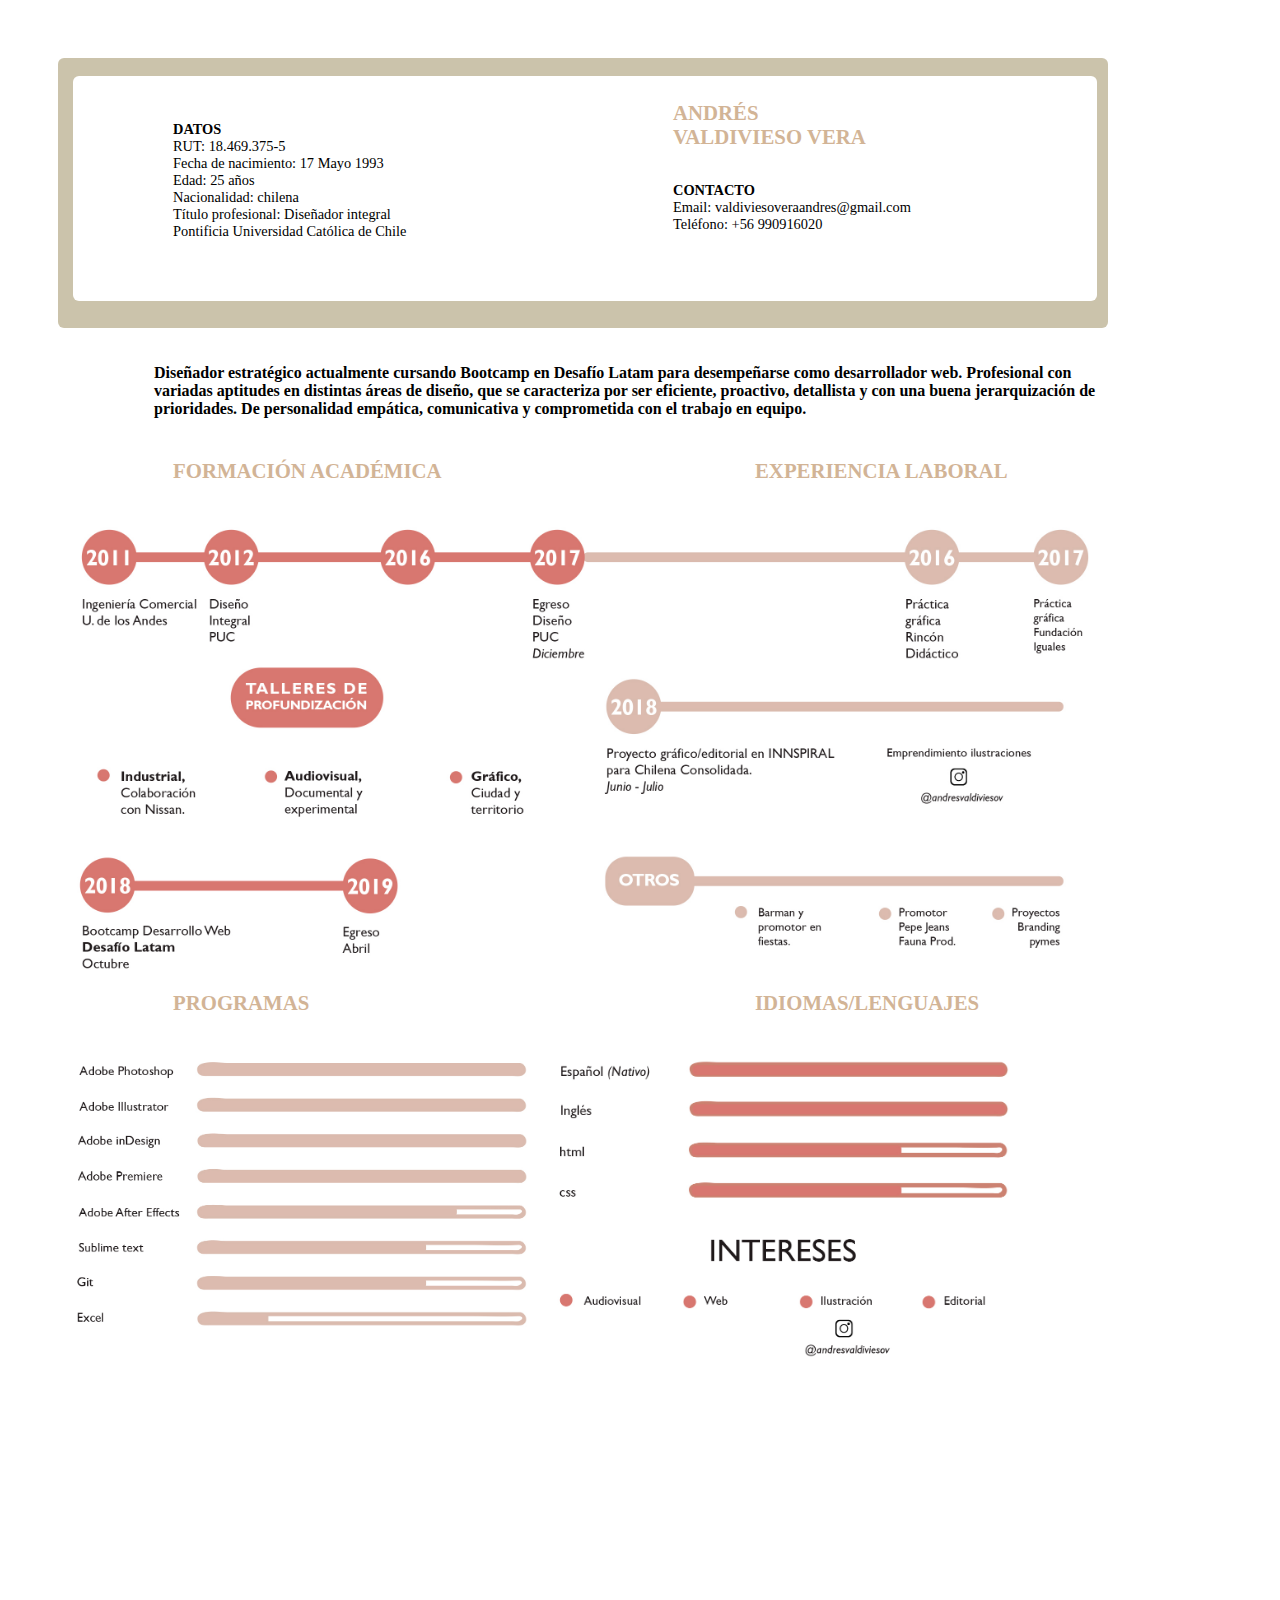
<file: public/index.html>
<!DOCTYPE html>
<html lang="en">
<head>
	<meta charset="UTF-8">
	<meta name="viewport" content="initial-scale=1, width=device-width">
	<title>Prueba de Sass</title>
	<link rel="stylesheet" href="css/app.css">
</head>
<body>
	<div class="gran-container">
	<div class="row">
		<div class="container">
			<div class="mini-container" style="margin-top: 18px;">
				<div class="col-md-4">
				<p style="margin-top: 5vh;"><span>DATOS</span><br>
				RUT: 18.469.375-5 <br>
				Fecha de nacimiento: 17 Mayo 1993 <br>
				Edad: 25 años <br>
				Nacionalidad: chilena <br>
				Título profesional: Diseñador integral <br>
				Pontificia Universidad Católica de Chile</p>
				</div>
				<div class="col-md-5"><h4 style="margin-top: -17vh; margin-left: 600px;">ANDRÉS <br>VALDIVIESO VERA</h4>
				<p style="margin-top: -8vh; margin-left: 600px;"><span>CONTACTO</span> <br>
				Email: valdiviesoveraandres@gmail.com <br>
				Teléfono: +56 990916020
				</p>
				</div>
			</div>
		</div>

		<div class="big">
		<h6 style="margin-top: 4vh;">Diseñador estratégico actualmente cursando Bootcamp en Desafío Latam para desempeñarse como desarrollador web. Profesional con <br>variadas aptitudes en distintas áreas de diseño, que se caracteriza por ser eficiente, proactivo, detallista y con una buena 
jerarquización de <br>prioridades. De personalidad empática, comunicativa y comprometida con el trabajo en equipo.</h6>
		</div>
		<div class="small">
		<h4 style="margin-left: 115px;">FORMACIÓN ACADÉMICA</h4>
		<h4 style="margin-left: 70px;">EXPERIENCIA LABORAL</h4>
		</div>
	</div>
	
	<img src="curriculum_tabla.jpg" alt="" class="img-responsive">
		<div class="small">
		<h4 style="margin-left: 115px;">PROGRAMAS</h4>
		<h4 style="margin-left: 70px;">IDIOMAS/LENGUAJES</h4>
		</div>
		<div class="row">
	<div class="col-md-5"><img src="PROGRAMAS.jpg" alt="" class="img-responsive2"></div>
	<div class="col-md-5"><img src="LENGUAJESINTERESES.jpg" alt="" class="img-responsive2"></div>
	</div>
	</div>
	

</body>
</html>
</file>
<file: public/css/app.css>
.col-md-1, .col-md-2, .col-md-3, .col-md-4, .col-md-5, .col-md-6, .col-md-7, .col-md-8, .col-md-9, .col-md-10, .col-md-11, .col-md-12{
	float: left;
}
@media (min-width: 481px) and (max-width: 768px){
.col-md-1{
	width: 8.3%;
	margin-left: 1vw;
}
.col-md-offset-1{
	margin-left: 8.3%;
}
.col-md-2{
	width: 16.6%;
	margin-left: 1vw;
}
.col-md-offset-2{
	margin-left: 16.6%;
}
.col-md-3{
	width: 24.9%;
	margin-left: 1vw;
}
.col-md-offset-3{
	margin-left: 24.9%;
}
.col-md-4{
	width: 33.2%;
	margin-left: 0vw;
	font-size: 0.9rem;
}
.col-md-offset-4{
	margin-left: 33.2%;
}
.col-md-5{
	width: 41.5%;
	margin-left: 0vw;
	font-size: 0.9rem;
}
.col-md-offset-5{
	margin-left: 41.5%;
}
.col-md-6{
	width: 49.8%;
}
.col-md-offset-6{
	margin-left: 49.8%;
}
.col-md-7{
	width: 58.1%;
}
.col-md-offset-7{
	margin-left: 58.1%;
}
.col-md-8{
	width: 66.4%;
}
.col-md-offset-8{
	margin-left: 66.4%;
}
.col-md-9{
	width: 74.7%;
}
.col-md-offset-9{
	margin-left: 74.7%;
}
.col-md-10{
	width: 83%;
}
.col-md-offset-10{
	margin-left: 83%;
}
.col-md-11{
	width: 91.3%;
}
.col-md-offset-11{
	margin-left: 91.3%;
}
.col-md-12{
	width: 99.6%;
}
.col-md-offset-12{
	margin-left: 99.6%;
	}
}

@media (max-width: 480px){

 .col-sm-1, .col-sm-2, .col-sm-3, .col-sm-4, .col-sm-5, .col-sm-6, .col-sm-7, .col-sm-8, .col-sm-9, .col-sm-10, .col-sm-11, .col-sm-12{
	float: left}

.col-sm-1{
	width: 8.3%;
	margin-left: 1vw;
}
.col-sm-offset-1{
	margin-left: 8.3%;
}
.col-sm-2{
	width: 16.6%;
	margin-left: 1vw;
}
.col-sm-offset-2{
	margin-left: 16.6%;
}
.col-sm-3{
	width: 24.9%;
	margin-left: 1vw;
}
.col-sm-offset-3{
	margin-left: 24.9%;
}
.col-sm-4{
	width: 33.2%;
	margin-left: 1vw;
	font-size: 0.9rem;
}
.col-sm-offset-4{
	margin-left: 33.2%;
}
.col-sm-5{
	width: 41.5%;
	margin-left: 1vw;
	font-size: 0.7rem;
}
.col-sm-offset-5{
	margin-left: 41.5%;
}
.col-sm-6{
	width: 49.8%;
}
.col-sm-offset-6{
	margin-left: 49.8%;
}
.col-sm-7{
	width: 58.1%;
}
.col-sm-offset-7{
	margin-left: 58.1%;
}
.col-sm-8{
	width: 66.4%;
}
.col-sm-offset-8{
	margin-left: 66.4%;
}
.col-sm-9{
	width: 74.7%;
}
.col-sm-offset-9{
	margin-left: 74.7%;
}
.col-sm-10{
	width: 83%;
}
.col-sm-offset-10{
	margin-left: 83%;
}
.col-sm-11{
	width: 91.3%;
}
.col-sm-offset-11{
	margin-left: 91.3%;
}
.col-sm-12{
	width: 99.6%;
}
.col-sm-offset-12{
	margin-left: 99.6%;
	}
}

@media (min-width: 769px){
	.left{

	}
}

body {
	background: white;
	font-size: 30px;
}

.container {
	background: rgba(190,180,150,0.8);
	width: 82vw;
	height: 30vh;
	float: left;
	border-radius: 6px;
	}

	p {
		width: 40vw;
		font-size: 0.9rem;
		margin-left: 100px;
		margin-top: 4px;
		float: left;
	}

	h4{
		color: rgba(210,180,150,1);
		width: 40vw;
		font-size: 1.3rem;
		margin-left: 100px;
		margin-top: 4px;
		float: left;
	}

	h6{
		width: 82vw;
		font-size: 1rem;
		margin-left: 7.5vw;
		margin-right: 5vw;
		margin-top: 4px;
		float: left;
	}

	span{
		font-weight: bold;
	}
.mini-container {
	background-color: white;
	width: 80vw;
	height: 25vh;
	border-radius: 6px;
	float: left;
	margin: 15px;
}

.img-responsive{
	max-width: 82vw;
}

.img-responsive2{
	max-width: 38vw;
}

.gran-container{
	background-color: white;
	height: 200vh;
	width: 99vw;
	padding: 50px;
}
</file>
